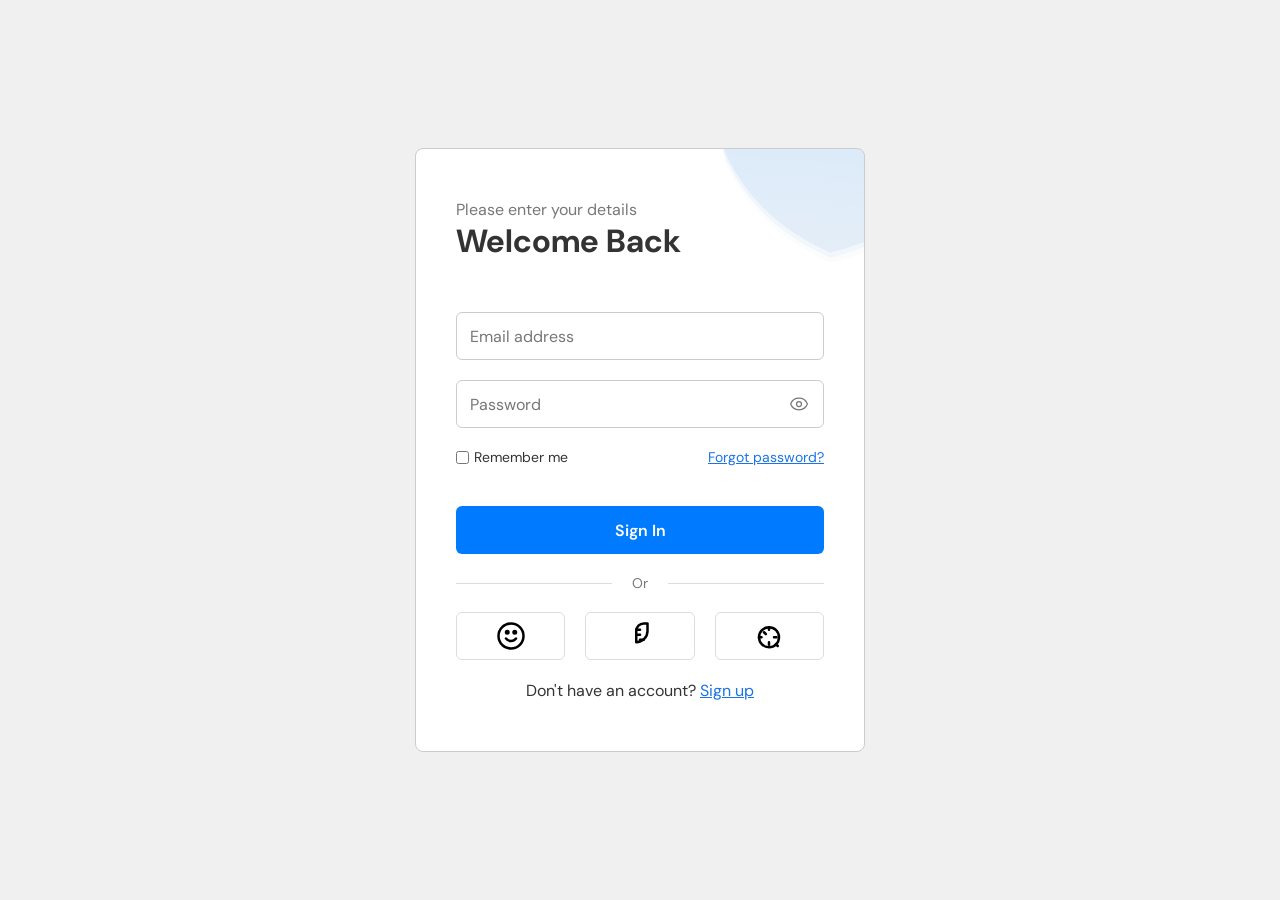
<file: OO2/index.html>
<!DOCTYPE html>
<html lang="en">
  <head>
    <meta charset="UTF-8" />
    <meta name="viewport" content="width=device-width, initial-scale=1.0" />
    <title>Login Form | Ludiflex</title>
    <link rel="stylesheet" href="assets/style.css" />
  </head>
  <body>
    <div class="container">
      <div class="form-container">
        <div class="form-blob">
          <img
            src="assets/images/blob.svg"
            alt="blob"
            class="blob-image blob-image--1"
          />
          <img
            src="assets/images/blob.svg"
            alt="blob"
            class="blob-image blob-image--2"
          />
          <img
            src="assets/images/blob.svg"
            alt="blob"
            class="blob-image blob-image--3"
          />
        </div>

        <div class="form-header">
          <p>Please enter your details</p>
          <h1>Welcome Back</h1>
        </div>
        <form class="form-box">
          <div class="input-group">
            <input
              type="email"
              id="email"
              class="input-field"
              placeholder=""
              required
            />
            <label for="email" class="floating-label">Email address</label>
          </div>
          <div class="input-group">
            <input
              type="password"
              id="password"
              class="input-field"
              placeholder=""
              required
            />
            <label for="password" class="floating-label">Password</label>
            <div class="eye-icon" onclick="togglePassword()">
              <svg
                xmlns="http://www.w3.org/2000/svg"
                width="24"
                height="24"
                viewBox="0 0 24 24"
                fill="none"
                stroke="currentColor"
                stroke-width="1.5"
                stroke-linecap="round"
                stroke-linejoin="round"
                class="lucide lucide-eye-icon lucide-eye"
              >
                <path
                  d="M2.062 12.348a1 1 0 0 1 0-.696 10.75 10.75 0 0 1 19.876 0 1 1 0 0 1 0 .696 10.75 10.75 0 0 1-19.876 0"
                />
                <circle cx="12" cy="12" r="3" />
              </svg>
            </div>
          </div>
          <div class="input-group checkbox-group">
            <div class="form-col remember-me">
              <input
                type="checkbox"
                id="remember-me-checkbox"
                class="checkbox-field"
              />
              <label for="remember-me-checkbox">Remember me</label>
            </div>
            <div class="form-col">
              <a href="#" class="form-link">Forgot password?</a>
            </div>
          </div>
          <button type="submit" class="form-btn form-btn--submit">
            Sign In
          </button>
        </form>
        <div class="form-divider">
          <p>Or</p>
        </div>
        <div class="form-bottom">
          <div class="form-socials">
            <button class="form-btn form-btn--social">
              <img
                src="assets/images/google.svg"
                class="btn-icon"
                alt="social icon"
              />
            </button>
            <button class="form-btn form-btn--social">
              <img
                src="assets/images/facebook.svg"
                class="btn-icon"
                alt="social icon"
              />
            </button>
            <button class="form-btn form-btn--social">
              <img
                src="assets/images/apple.svg"
                class="btn-icon"
                alt="social icon"
              />
            </button>
          </div>
          <p>
            Don't have an account? <a href="#" class="form-link">Sign up</a>
          </p>
        </div>
      </div>
    </div>

    <script>
      function togglePassword() {
        const passwordInput = document.getElementById("password");
        const eyeIcon = document.querySelector(".eye-icon");

        if (passwordInput.type === "password") {
          passwordInput.type = "text";
          eyeIcon.innerHTML = `<svg xmlns="http://www.w3.org/2000/svg" width="24" height="24" viewBox="0 0 24 24" fill="none" stroke="currentColor" stroke-width="1.5" stroke-linecap="round" stroke-linejoin="round" class="lucide lucide-eye-off-icon lucide-eye-off"><path d="M10.733 5.076a10.744 10.744 0 0 1 11.205 6.575 1 1 0 0 1 0 .696 10.747 10.747 0 0 1-1.444 2.49"/><path d="M14.084 14.158a3 3 0 0 1-4.242-4.242"/><path d="M17.479 17.499a10.75 10.75 0 0 1-15.417-5.151 1 1 0 0 1 0-.696 10.75 10.75 0 0 1 4.446-5.143"/><path d="m2 2 20 20"/></svg>`;
        } else {
          passwordInput.type = "password";
          eyeIcon.innerHTML = `<svg xmlns="http://www.w3.org/2000/svg" width="24" height="24" viewBox="0 0 24 24" fill="none" stroke="currentColor" stroke-width="1.5" stroke-linecap="round" stroke-linejoin="round" class="lucide lucide-eye-icon lucide-eye"><path d="M2.062 12.348a1 1 0 0 1 0-.696 10.75 10.75 0 0 1 19.876 0 1 1 0 0 1 0 .696 10.75 10.75 0 0 1-19.876 0"/><circle cx="12" cy="12" r="3"/></svg>`;
        }
      }
    </script>
  </body>
</html>
</file>
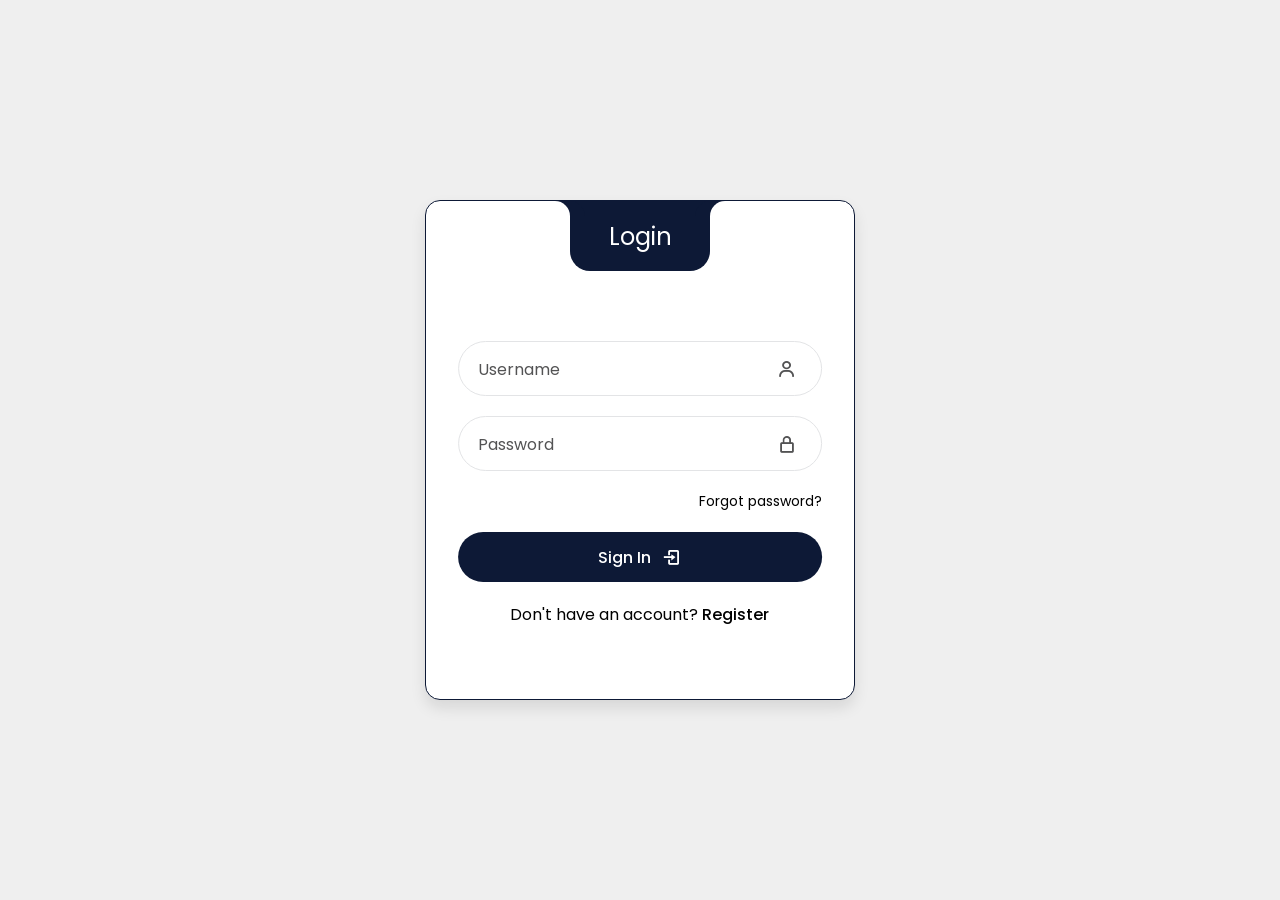
<file: OO3/index.html>
<!DOCTYPE html>
<html lang="en">
  <head>
    <meta charset="UTF-8" />
    <meta name="viewport" content="width=device-width, initial-scale=1.0" />
    <!-- Boxicons -->
    <link
      href="https://unpkg.com/boxicons@2.1.4/css/boxicons.min.css"
      rel="stylesheet"
    />
    <link rel="stylesheet" href="assets/css/style.css" />
    <title>Animated Login & Register | Ludiflex</title>
  </head>
  <body>
    <div class="wrapper">
      <div class="form-header">
        <div class="titles">
          <span class="title-login">Login</span>
          <span class="title-register">Register</span>
        </div>
      </div>

      <div class="login-form">
        <div class="input-box">
          <input
            type="text"
            id="user"
            class="input-field"
            autocomplete="off"
            required
          />
          <label for="user" class="label">Username</label>
          <i class="bx bx-user icon"></i>
        </div>
        <div class="input-box">
          <input
            type="password"
            id="pass"
            class="input-field"
            autocomplete="off"
            required
          />
          <label for="pass" class="label">Password</label>
          <i class="bx bx-lock-alt icon"></i>
        </div>
        <div class="form-cols">
          <div class="col-1"></div>
          <div class="col-2">
            <a href="#">Forgot password?</a>
          </div>
        </div>
        <div class="input-box">
          <button class="btn-submit" id="SignInBtn">
            Sign In <i class="bx bx-log-in"></i>
          </button>
        </div>
        <div class="switch-form">
          <span
            >Don't have an account?
            <a href="#" onclick="registerFunction()">Register</a></span
          >
        </div>
      </div>

      <div class="register-form">
        <div class="input-box">
          <input
            type="text"
            id="reg-user"
            class="input-field"
            autocomplete="off"
            required
          />
          <label for="reg-user" class="label">Username</label>
          <i class="bx bx-user icon"></i>
        </div>
        <div class="input-box">
          <input
            type="text"
            id="email"
            class="input-field"
            autocomplete="off"
            required
          />
          <label for="email" class="label">Email</label>
          <i class="bx bx-envelope icon"></i>
        </div>
        <div class="input-box">
          <input
            type="password"
            id="reg-pass"
            class="input-field"
            autocomplete="off"
            required
          />
          <label for="reg-pass" class="label">Password</label>
          <i class="bx bx-lock-alt icon"></i>
        </div>
        <div class="form-cols">
          <div class="col-1">
            <input type="checkbox" id="remember" />
            <label for="remember"> I agree to the terms & condition</label>
          </div>
          <div class="col-2"></div>
        </div>
        <div class="input-box">
          <button class="btn-submit" id="SignUpBtn">
            Sign Up <i class="bx bx-user-plus"></i>
          </button>
        </div>
        <div class="switch-form">
          <span
            >Already have an account?
            <a href="#" onclick="loginFunction()">Login</a></span
          >
        </div>
      </div>
    </div>

    <div class="toaster">
      <p>Logged In !</p>
    </div>
    <script src="assets/js/script.js"></script>
  </body>
</html>
</file>
<file: OO2/assets/style.css>
/* Font */
@import url("https://fonts.googleapis.com/css2?family=DM+Sans:ital,opsz,wght@0,9..40,100..1000;1,9..40,100..1000&display=swap");

/* Colors */
:root {
  --color-background: #f0f0f0;
  --color-text: #333;
  --color-border: #ccc;
  --color-placeholder: #777;
  --color-primary: #007bff;
  --color-primary-hover: #0056b3;
  --color-link: #1a73e8;
  --color-divider: #ddd;
  --color-social-hover: #f0f0f0;
  --color-floating-label: #5f6368;
  --color-white: #fff;
}

* {
  margin: 0;
  padding: 0;
  box-sizing: border-box;
  font-family: "DM sans", sans-serif;
}

body {
  background-color: var(--color-background);
  color: var(--color-text);
}

.container {
  display: flex;
  align-items: center;
  justify-content: center;
  height: 100vh;
  padding: 20px;
}

.form-container {
  position: relative;
  background-color: var(--color-white);
  padding: 50px 40px;
  width: 100%;
  max-width: 450px;
  border-radius: 8px;
  border: 1px solid var(--color-border);
  overflow: hidden;
}

.form-header {
  position: relative;
  z-index: 1;
}

.form-header p {
  color: var(--color-placeholder);
}

.form-header h1 {
  font-size: 32px;
}

.form-box {
  display: flex;
  flex-direction: column;
  gap: 20px;
  margin-top: 50px;
}

.input-group {
  position: relative;
  display: flex;
}

.input-field {
  height: 48px;
  padding-inline: 14px;
  border: 1px solid var(--color-border);
  border-radius: 6px;
  width: 100%;
  outline: none;
}

#password {
  padding-right: 40px;
}

.floating-label {
  position: absolute;
  top: 50%;
  left: 8px;
  transform: translateY(-50%);
  color: var(--color-placeholder);
  background-color: var(--color-white);
  padding-inline: 6px;
  transition: all 0.3s ease;
  pointer-events: none;
}

.input-field:focus ~ .floating-label,
.input-field:not(:placeholder-shown) ~ .floating-label {
  top: 0;
  left: 8px;
  transform: translateY(-50%);
  font-size: 12px;
  color: var(--color-primary);
}

.input-field:focus {
  border-color: var(--color-primary);
}

.input-field:not(:focus):not(:placeholder-shown) ~ .floating-label {
  color: var(--color-floating-label);
}

.eye-icon {
  position: absolute;
  right: 15px;
  display: flex;
  top: 50%;
  transform: translateY(-50%);
}

.eye-icon svg {
  width: 20px;
  height: 20px;
  cursor: pointer;
  color: var(--color-placeholder);
}

.checkbox-group {
  display: flex;
  justify-content: space-between;
  gap: 10px;
  font-size: 14px;
}

.remember-me {
  display: flex;
  align-items: center;
  gap: 5px;
}

.form-btn {
  display: flex;
  justify-content: center;
  align-items: center;
  gap: 10px;
  height: 48px;
  background: none;
  border: none;
  border-radius: 6px;
  cursor: pointer;
  padding-inline: 8px;
}

.form-btn--submit {
  background-color: var(--color-primary);
  color: var(--color-white);
  font-size: 16px;
  font-weight: 600;
  margin-top: 20px;
  transition: background-color 0.3s ease;
}

.form-btn--submit:hover {
  background-color: var(--color-primary-hover);
}

.form-bottom {
  display: flex;
  flex-direction: column;
  justify-content: center;
  align-items: center;
  gap: 20px;
  margin-top: 20px;
}

.form-divider {
  display: flex;
  align-items: center;
  gap: 20px;
  font-size: 14px;
  color: var(--color-placeholder);
  margin-top: 20px;
}

.form-divider:before,
.form-divider::after {
  content: "";
  flex: 1;
  height: 1px;
  background-color: var(--color-divider);
}

.form-socials {
  width: 100%;
  display: grid;
  grid-template-columns: repeat(3, 1fr);
  gap: 20px;
}

.form-btn--social {
  border: 1px solid var(--color-divider);
  transition: 0.3s ease;
}

.form-btn--social:hover {
  background-color: var(--color-social-hover);
}

.btn-icon {
  width: 30px;
  height: 30px;
  display: block;
  object-fit: contain;
}

.form-link {
  color: var(--color-link);
}

.form-link:hover {
  text-decoration: none;
}

.form-blob {
  position: absolute;
  width: 200px;
  height: 200px;
  top: 0;
  right: 0;
  z-index: 0;
}

.blob-image {
  position: absolute;
  rotate: 205deg;
  pointer-events: none;
  opacity: 0;
  transform: scale(0.5) translateX(100px);
}

.blob-image--1 {
  top: -170px;
  right: -150px;
  animation: welcomeIn 1.2s ease-out 0.3s forwards;
  --final-opacity: 1;
}

.blob-image--2 {
  top: -165px;
  right: -150px;
  animation: welcomeIn 1.2s ease-out 0.6s forwards;
  --final-opacity: 0.6;
}

.blob-image--3 {
  top: -160px;
  right: -150px;
  animation: welcomeIn 1.2s ease-out 0.9s forwards;
  --final-opacity: 0.3;
}

@keyframes welcomeIn {
  0% {
    opacity: 0;
    transform: scale(0.5) translateX(100px) rotate(180deg);
  }
  60% {
    opacity: calc(var(--final-opacity) * 0.8);
    transform: scale(1.1) translateX(-10px) rotate(200deg);
  }
  100% {
    opacity: calc(var(--final-opacity));
    transform: scale(1) translateX(0px) rotate(205deg);
  }
}

@media (max-width: 480px) {
  .form-container {
    padding: 60px 30px;
  }
}
</file>
<file: OO3/assets/css/style.css>
/* IMPORT FONTS */
@import url("https://fonts.googleapis.com/css2?family=Inter:ital,opsz,wght@0,14..32,100..900;1,14..32,100..900&family=Outfit:wght@100..900&family=Poppins:ital,wght@0,100;0,200;0,300;0,400;0,500;0,600;0,700;0,800;0,900;1,100;1,200;1,300;1,400;1,500;1,600;1,700;1,800;1,900&display=swap");

/* GLOBAL STYLES */
* {
  margin: 0;
  padding: 0;
  box-sizing: border-box;
  font-family: "Poppins", sans-serif;
}

body {
  display: flex;
  justify-content: center;
  align-items: center;
  min-height: 100vh;
  background: var(--background-color);
}

/* COLOR VARIABLES */
:root {
  --primary-color: #0d1936;
  --secondary-color: #535354;
  --background-color: #efefef;
  --shadow-color: rgba(0, 0, 0, 0.1);
  --white-color: #ffffff;
  --black-color: #000000;
  --input-border-color: #e3e4e6;
  --transition-3s: 0.3s;
}

/* REUSABLE ELEMENTS */
a {
  text-decoration: none;
  color: var(--black-color);
  transition: var(--transition-3s);
}

a:hover {
  text-decoration: underline;
}

/* WRAPPER */
.wrapper {
  position: relative;
  width: 430px;
  height: 500px;
  background: var(--white-color);
  border-radius: 15px;
  padding: 120px 32px 64px;
  border: 1px solid var(--primary-color);
  box-shadow: 0 8px 15px var(--shadow-color);
  transition: var(--transition-3s);
  overflow: hidden;
}

/* FORM HEADER */
.form-header {
  position: absolute;
  top: 0;
  left: 50%;
  transform: translateX(-50%);
  display: flex;
  align-items: center;
  justify-content: center;
  background-color: var(--primary-color);
  width: 140px;
  height: 70px;
  border-radius: 0 0 20px 20px;
}

.form-header::before,
.form-header::after {
  content: "";
  position: absolute;
  top: 0;
  width: 30px;
  height: 30px;
}

.form-header::before {
  left: -30px;
  border-top-right-radius: 50%;
  box-shadow: 15px 0 0 0 var(--primary-color);
}

.form-header::after {
  right: -30px;
  border-top-left-radius: 50%;
  box-shadow: -15px 0 0 0 var(--primary-color);
}

/* TITLES */
.titles {
  position: relative;
}

.title-login,
.title-register {
  position: absolute;
  top: 50%;
  left: 50%;
  transform: translate(-50%, -50%);
  font-size: 24px;
  color: var(--white-color);
  transition: var(--transition-3s);
}

.title-register {
  top: 50px;
}

/* FORMS */
.login-form,
.register-form {
  position: absolute;
  left: 50%;
  transform: translateX(-50%);
  width: 85%;
  background: var(--white-color);
  transition: var(--transition-3s);
}

.register-form {
  left: 150%;
}

/* INPUT FIELDS */
.input-box {
  position: relative;
  display: flex;
  flex-direction: column;
  margin: 20px 0;
}

.input-field {
  width: 100%;
  height: 55px;
  font-size: 16px;
  background: transparent;
  color: var(--black-color);
  padding: 0 20px;
  border: 1px solid var(--input-border-color);
  border-radius: 30px;
  outline: none;
  transition: var(--transition-3s);
}

.input-field:focus {
  border: 1px solid var(--primary-color);
}

.label {
  position: absolute;
  top: 50%;
  left: 20px;
  transform: translateY(-50%);
  color: var(--secondary-color);
  transition: 0.2s;
  cursor: text;
}

.input-field:focus ~ .label,
.input-field:valid ~ .label {
  top: 0%;
  font-size: 14px;
  background-color: var(--white-color);
  color: var(--primary-color);
  padding: 0 10px;
}

.input-field:valid ~ .label {
  color: var(--secondary-color);
}

.icon {
  position: absolute;
  top: 50%;
  right: 25px;
  transform: translateY(-50%);
  font-size: 20px;
  color: var(--secondary-color);
}

/* FORGOT PASSWORD & TERMS AND CONDITIONS */
.form-cols {
  display: flex;
  justify-content: space-between;
  font-size: 14px;
}
.col-1 {
  display: flex;
  align-items: center;
  gap: 6px;
}

/* SUBMIT BUTTON */
.btn-submit {
  display: flex;
  align-items: center;
  justify-content: center;
  gap: 10px;
  width: 100%;
  height: 50px;
  background: var(--primary-color);
  color: var(--white-color);
  font-size: 16px;
  font-weight: 500;
  border: none;
  border-radius: 30px;
  cursor: pointer;
  transition: var(--transition-3s);
}

.btn-submit:hover {
  gap: 15px;
}

.btn-submit i {
  font-size: 20px;
}

/* REGISTER LINK */
.switch-form {
  text-align: center;
}

.switch-form a {
  font-weight: 500;
}
.toaster {
  display: none;
}
.toggle.toaster {
  position: absolute;
  right: 20px;
  top: 50px;
  display: flex;
  align-items: center;
  justify-content: center;
  width: 200px;
  height: 70px;
  background-color: #0d1936;
  color: #fff;
  border-radius: 10px;
}

/* RESPONSIVE STYLES */
@media only screen and (max-width: 564px) {
  .wrapper {
    margin: 20px;
  }
}
</file>
